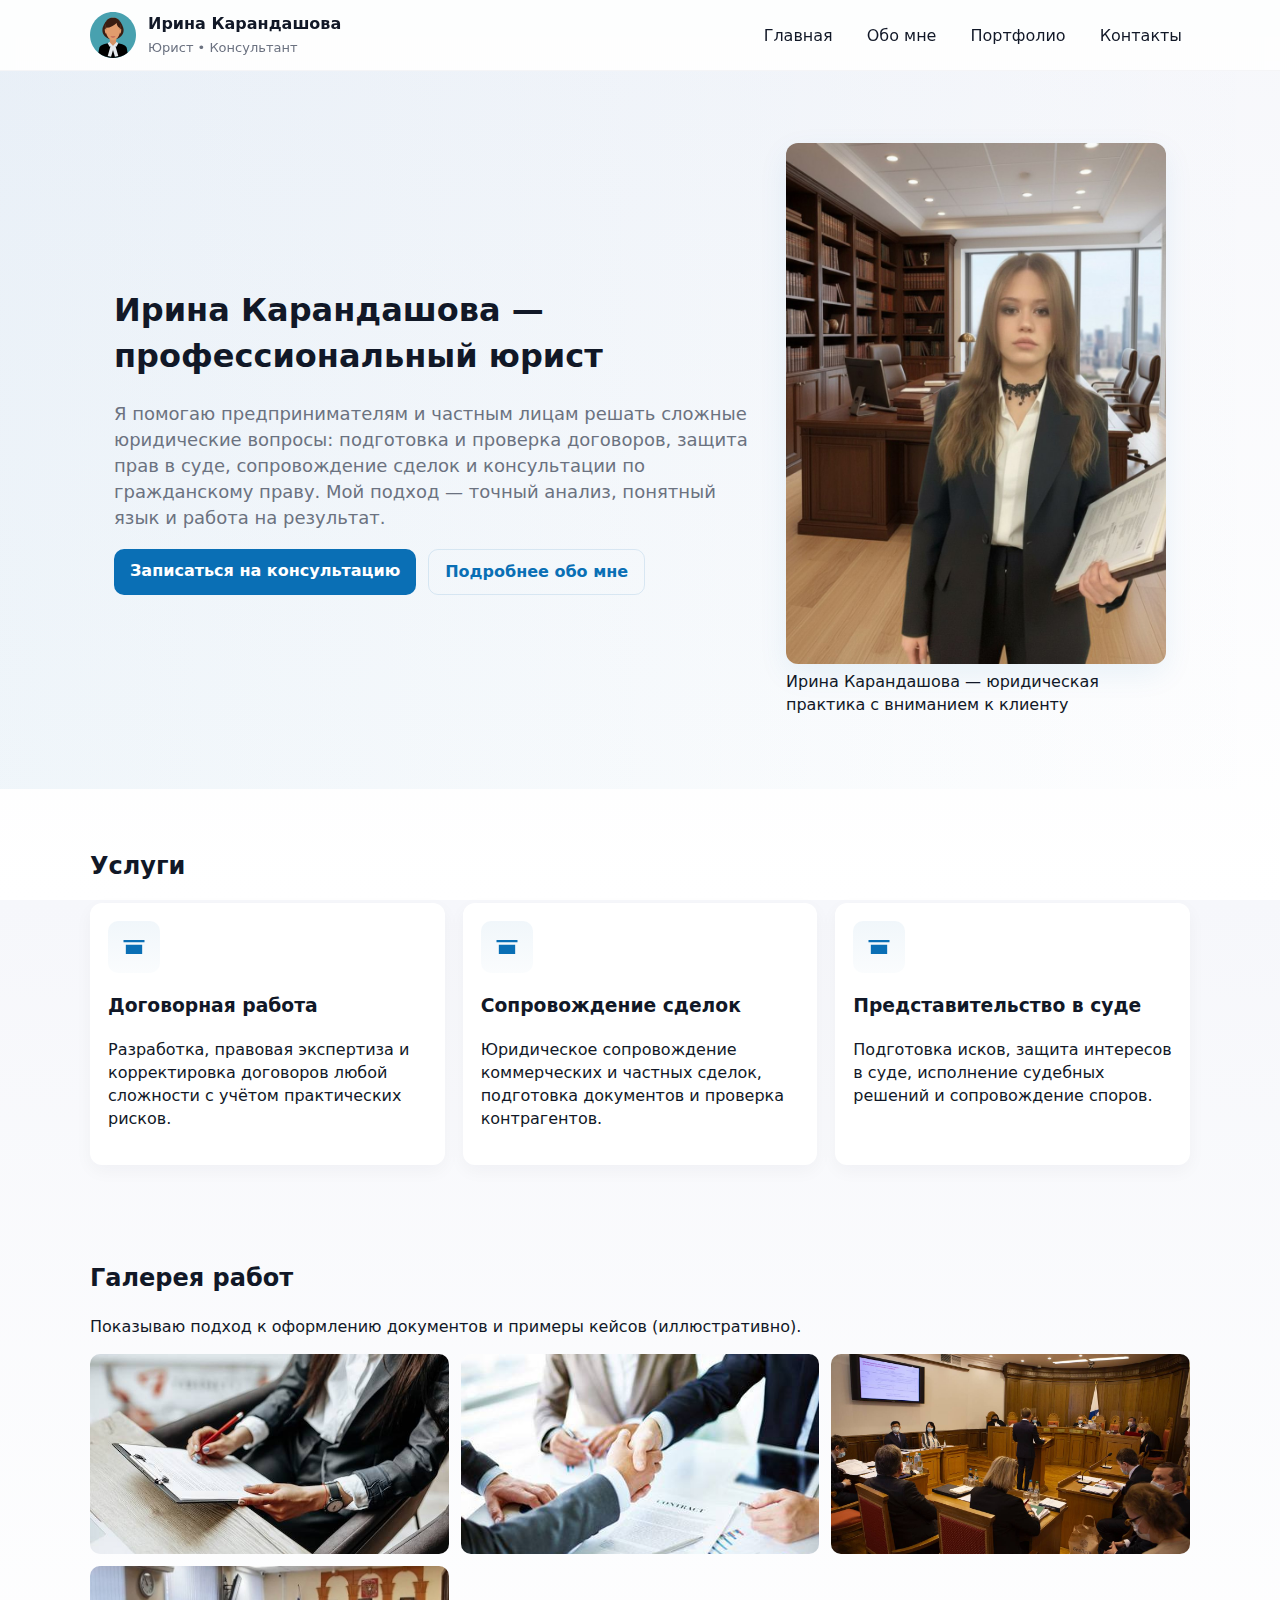
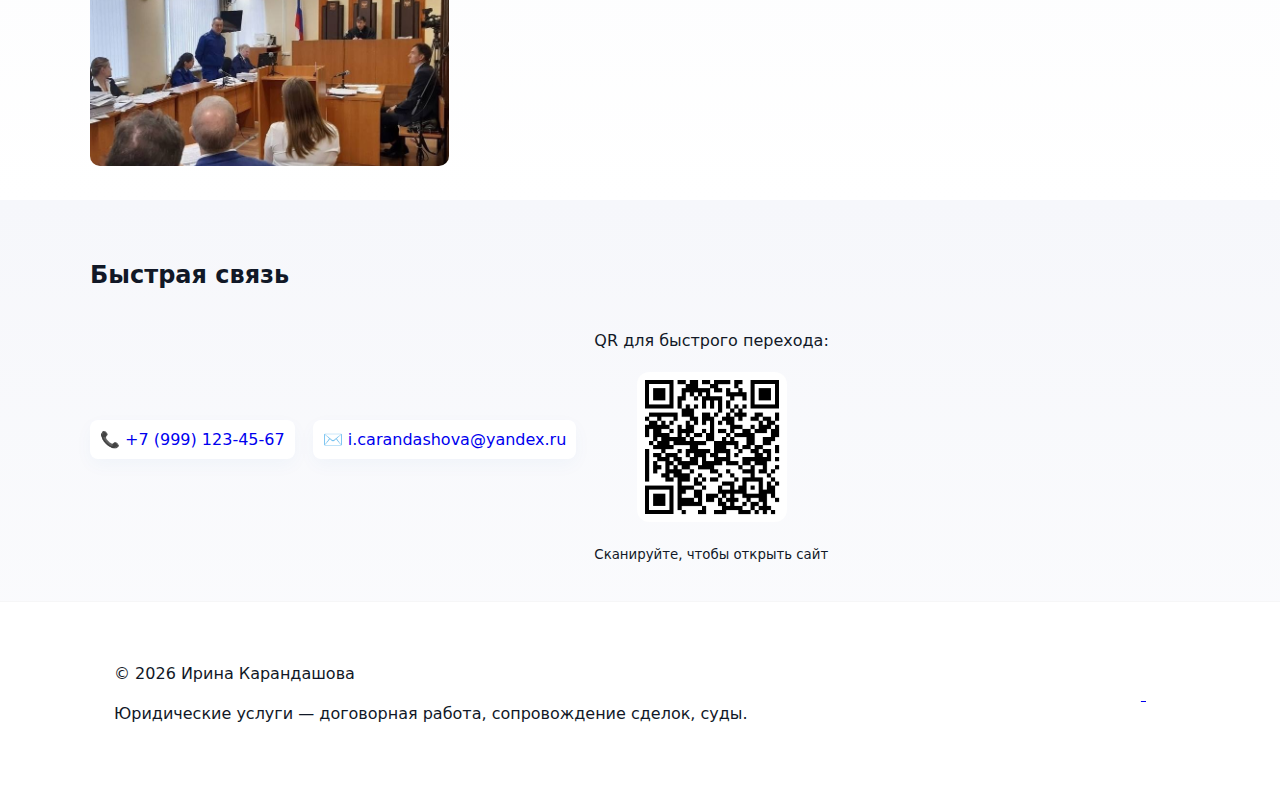
<file: index.html>
<!doctype html>
<html lang="ru">
<head>
  <meta charset="utf-8" />
  <meta name="viewport" content="width=device-width,initial-scale=1" />
  <title>Ирина Карандашова — юрист</title>
  <link rel="stylesheet" href="css/styles.css">
  <meta name="description" content="Ирина Карандашова — адвокат/юрист. Практика: гражданское право, договоры, сопровождение бизнеса.">
</head>
<body>
  <header class="site-header">
    <div class="container header-inner">
      <a class="logo" href="index.html" aria-label="Ирина Карандашова">
        <!-- адаптивный SVG-логотип -->
        <img src="assets/logo.svg" alt="Логотип Ирины Карандашовой" class="logo-img">
        <div class="logo-text">
          <span class="name">Ирина Карандашова</span>
          <span class="profession">Юрист • Консультант</span>
        </div>
      </a>

      <nav class="main-nav" role="navigation" aria-label="Главное меню">
        <a href="index.html#home">Главная</a>
        <a href="about.html">Обо мне</a>
        <a href="portfolio.html">Портфолио</a>
        <a href="contacts.html">Контакты</a>
      </nav>

      <button class="nav-toggle" aria-expanded="false" aria-label="Открыть меню">☰</button>
    </div>
  </header>

  <main>
    <section id="home" class="hero">
      <div class="container hero-grid">
        <div class="hero-text">
          <h1>Ирина Карандашова — профессиональный юрист</h1>
          <p class="lead">
            Я помогаю предпринимателям и частным лицам решать сложные юридические вопросы: подготовка и проверка договоров, защита прав в суде, сопровождение сделок и консультации по гражданскому праву. Мой подход — точный анализ, понятный язык и работа на результат.
          </p>
          <div class="hero-cta">
            <a class="btn" href="contacts.html">Записаться на консультацию</a>
            <a class="btn ghost" href="about.html">Подробнее обо мне</a>
          </div>
        </div>

        <div class="hero-photo">
          <!-- Замените на ОРИГИНАЛЬНОЕ фото -->
          <img src="assets/irina-photo.jpg" alt="Ирина Карандашова" class="portrait">
          <div class="photo-caption">Ирина Карандашова — юридическая практика с вниманием к клиенту</div>
        </div>
      </div>
    </section>

    <section class="features container" id="services">
      <h2>Услуги</h2>
      <div class="cards">
        <article class="card">
          <div class="icon-wrap">
            <!-- адаптивная SVG-иконка -->
            <img src="assets/icon-work.svg" alt="" class="icon">
          </div>
          <h3>Договорная работа</h3>
          <p>Разработка, правовая экспертиза и корректировка договоров любой сложности с учётом практических рисков.</p>
        </article>

        <article class="card">
          <div class="icon-wrap">
            <img src="assets/icon-work.svg" alt="" class="icon">
          </div>
          <h3>Сопровождение сделок</h3>
          <p>Юридическое сопровождение коммерческих и частных сделок, подготовка документов и проверка контрагентов.</p>
        </article>

        <article class="card">
          <div class="icon-wrap">
            <img src="assets/icon-work.svg" alt="" class="icon">
          </div>
          <h3>Представительство в суде</h3>
          <p>Подготовка исков, защита интересов в суде, исполнение судебных решений и сопровождение споров.</p>
        </article>
      </div>
    </section>

    <section id="gallery" class="gallery container">
      <h2>Галерея работ</h2>
      <p class="small">Показываю подход к оформлению документов и примеры кейсов (иллюстративно).</p>
      <div class="gallery-grid">
        <img src="assets/gallery1.jpg" alt="Кейс 1">
        <img src="assets/gallery2.jpg" alt="Кейс 2">
        <img src="assets/gallery3.jpg" alt="Кейс 3">
        <img src="assets/gallery4.jpg" alt="Кейс 4">
      </div>
    </section>

    <section id="quick-contact" class="container contact-quick">
      <h2>Быстрая связь</h2>
      <div class="contact-cards">
        <div>
          <a href="tel:+79991234567" class="contact-link">📞 +7 (999) 123-45-67</a>
        </div>
        <div>
          <a href="mailto:irina@example.ru" class="contact-link">✉️ i.carandashova@yandex.ru</a>
        </div>
        <div class="qr-wrap">
          <p>QR для быстрого перехода:</p>
          <!-- QR-код (замените URL на финальный адрес) -->
          <img src="assets/qr-code.png" alt="QR-код" class="qr-img">
          <small>Сканируйте, чтобы открыть сайт</small>
        </div>
      </div>
    </section>

  </main>

  <footer class="site-footer">
    <div class="container footer-grid">
      <div>
        <p>© <span id="year"></span> Ирина Карандашова</p>
        <p>Юридические услуги — договорная работа, сопровождение сделок, суды.</p>
      </div>

      <div class="socials">
        <a href="https://t.me/irina" target="_blank" rel="noopener" aria-label="Telegram">
          <!-- telegram svg -->
          <svg width="20" height="20" viewBox="0 0 24 24" aria-hidden><path d="M.."/></svg>
        </a>
        <a href="https://www.linkedin.com/in/irina" target="_blank" rel="noopener" aria-label="LinkedIn">
          <svg width="20" height="20" viewBox="0 0 24 24" aria-hidden><path d="M.."/></svg>
        </a>
      </div>
    </div>
  </footer>

  <script>
    // year in footer
    document.getElementById('year').textContent = new Date().getFullYear();

    // mobile nav toggle
    const btn = document.querySelector('.nav-toggle');
    const nav = document.querySelector('.main-nav');
    btn.addEventListener('click', () => {
      const open = btn.getAttribute('aria-expanded') === 'true';
      btn.setAttribute('aria-expanded', !open);
      nav.classList.toggle('open');
    });

    // Smooth scroll for same-page anchors (CSS also handles scroll-behavior)
    document.querySelectorAll('a[href^="#"]').forEach(a => {
      a.addEventListener('click', (e) => {
        const target = document.querySelector(a.getAttribute('href'));
        if (target) {
          e.preventDefault();
          target.scrollIntoView({behavior:'smooth', block:'start'});
        }
      });
    });
  </script>
</body>
</html>
</file>
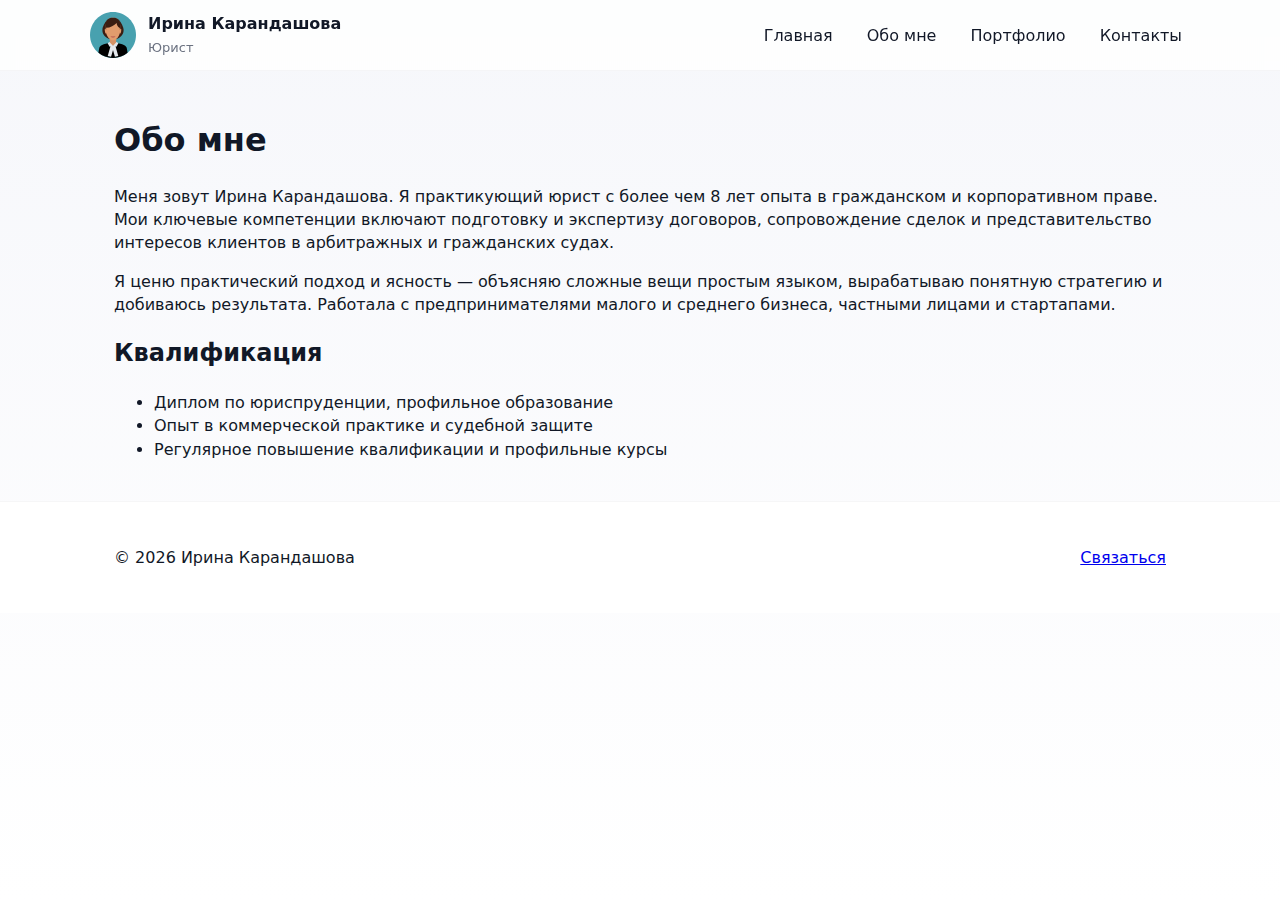
<file: about.html>
<!doctype html>
<html lang="ru">
<head>
  <meta charset="utf-8" />
  <meta name="viewport" content="width=device-width,initial-scale=1" />
  <title>Обо мне — Ирина Карандашова</title>
  <link rel="stylesheet" href="css/styles.css">
</head>
<body>
  <header class="site-header">
    <div class="container header-inner">
      <a class="logo" href="index.html">
        <img src="assets/logo.svg" alt="Логотип" class="logo-img">
        <div class="logo-text">
          <span class="name">Ирина Карандашова</span>
          <span class="profession">Юрист</span>
        </div>
      </a>

      <nav class="main-nav" role="navigation">
        <a href="index.html">Главная</a>
        <a href="about.html">Обо мне</a>
        <a href="portfolio.html">Портфолио</a>
        <a href="contacts.html">Контакты</a>
      </nav>

      <button class="nav-toggle" aria-expanded="false">☰</button>
    </div>
  </header>

  <main class="container">
    <section class="about">
      <h1>Обо мне</h1>
      <p>
        Меня зовут Ирина Карандашова. Я практикующий юрист с более чем 8 лет опыта в гражданском и корпоративном праве.
        Мои ключевые компетенции включают подготовку и экспертизу договоров, сопровождение сделок и представительство интересов клиентов в арбитражных и гражданских судах.
      </p>

      <p>
        Я ценю практический подход и ясность — объясняю сложные вещи простым языком, вырабатываю понятную стратегию и добиваюсь результата.
        Работала с предпринимателями малого и среднего бизнеса, частными лицами и стартапами.
      </p>

      <h2>Квалификация</h2>
      <ul>
        <li>Диплом по юриспруденции, профильное образование</li>
        <li>Опыт в коммерческой практике и судебной защите</li>
        <li>Регулярное повышение квалификации и профильные курсы</li>
      </ul>
    </section>
  </main>

  <footer class="site-footer">
    <div class="container footer-grid">
      <div>© <span id="year2"></span> Ирина Карандашова</div>
      <div><a href="contacts.html">Связаться</a></div>
    </div>
  </footer>

  <script>
    document.getElementById('year2').textContent = new Date().getFullYear();
    // nav toggle
    document.querySelector('.nav-toggle').addEventListener('click', e => {
      document.querySelector('.main-nav').classList.toggle('open');
    });
  </script>
</body>
</html>
</file>
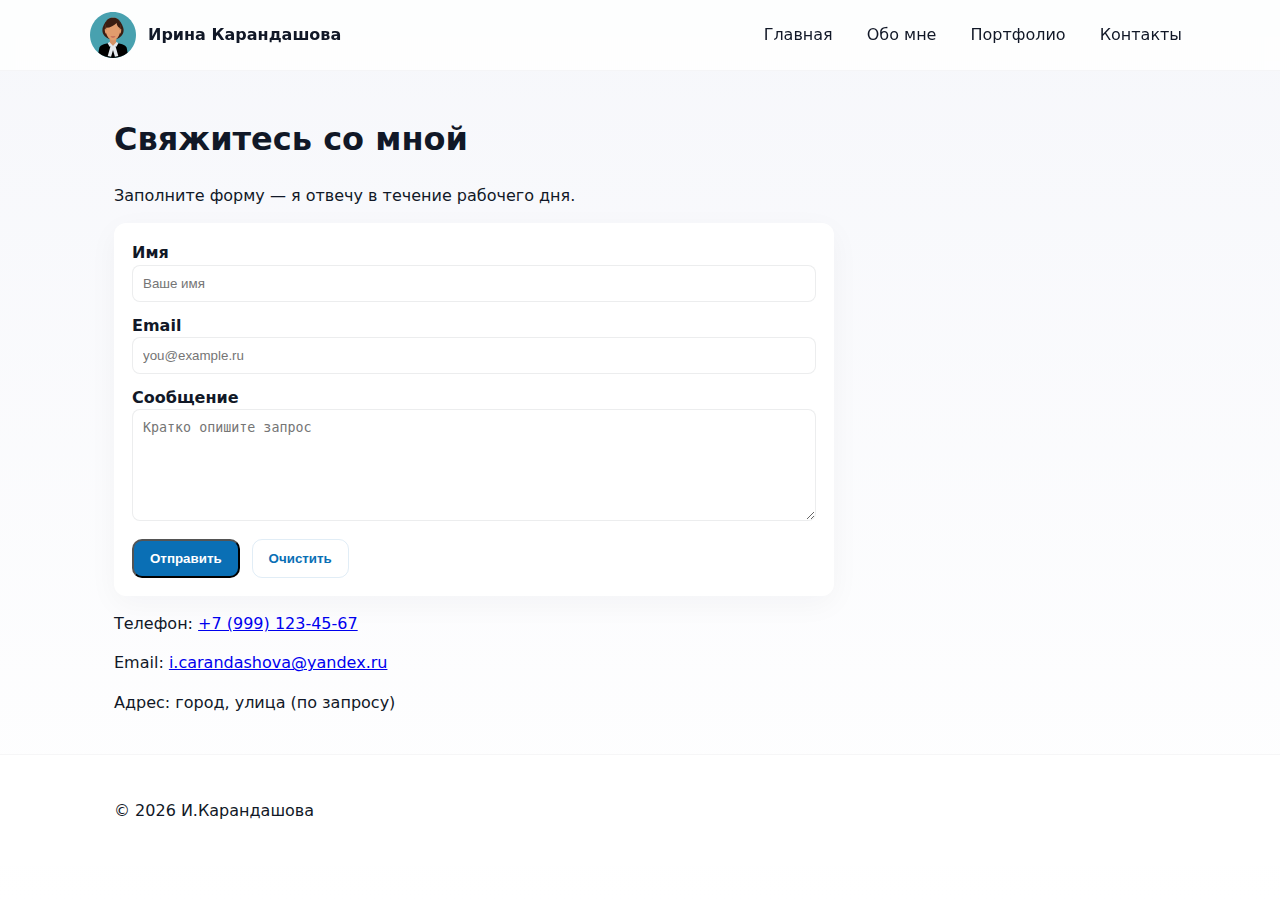
<file: contacts.html>
<!doctype html>
<html lang="ru">
<head>
  <meta charset="utf-8" />
  <meta name="viewport" content="width=device-width,initial-scale=1" />
  <title>Контакты — Ирина Карандашова</title>
  <link rel="stylesheet" href="css/styles.css">
</head>
<body>
  <header class="site-header">
    <div class="container header-inner">
      <a class="logo" href="index.html"><img src="assets/logo.svg" alt="logo" class="logo-img"><div class="logo-text"><span class="name">Ирина Карандашова</span></div></a>
      <nav class="main-nav">
        <a href="index.html">Главная</a>
        <a href="about.html">Обо мне</a>
        <a href="portfolio.html">Портфолио</a>
        <a href="contacts.html">Контакты</a>
      </nav>
      <button class="nav-toggle" aria-expanded="false">☰</button>
    </div>
  </header>

  <main class="container">
    <section class="contacts">
      <h1>Свяжитесь со мной</h1>
      <p>Заполните форму — я отвечу в течение рабочего дня.</p>

      <form id="contactForm" class="contact-form" action="mailto:irina@example.ru" method="post" enctype="text/plain" novalidate>
        <label>
          Имя
          <input type="text" name="name" required placeholder="Ваше имя">
        </label>

        <label>
          Email
          <input type="email" id="email" name="email" required placeholder="you@example.ru">
          <span class="error" id="emailError" aria-live="polite"></span>
        </label>

        <label>
          Сообщение
          <textarea name="message" rows="6" required placeholder="Кратко опишите запрос"></textarea>
        </label>

        <div class="form-actions">
          <button type="submit" class="btn">Отправить</button>
          <button type="reset" class="btn ghost">Очистить</button>
        </div>
      </form>

      <div class="contact-info">
        <p>Телефон: <a href="tel:+79991234567">+7 (999) 123-45-67</a></p>
        <p>Email: <a href="mailto:irina@example.ru">i.carandashova@yandex.ru</a></p>
        <p>Адрес: город, улица (по запросу)</p>
      </div>
    </section>
  </main>

  <footer class="site-footer">
    <div class="container footer-grid">
      <div>© <span id="year4"></span> И.Карандашова</div>
    </div>
  </footer>

  <script>
    document.getElementById('year4').textContent = new Date().getFullYear();

    const form = document.getElementById('contactForm');
    const email = document.getElementById('email');
    const emailError = document.getElementById('emailError');

    function validateEmail(value) {
      // простая проверка на наличие @ и точку после него
      return /.+@.+\..+/.test(value);
    }

    email.addEventListener('input', () => {
      if (email.value.trim() === '') {
        emailError.textContent = '';
        email.classList.remove('invalid');
        return;
      }
      if (!validateEmail(email.value)) {
        emailError.textContent = 'Введите корректный email (должен содержать "@")';
        email.classList.add('invalid');
      } else {
        emailError.textContent = '';
        email.classList.remove('invalid');
      }
    });

    form.addEventListener('submit', e => {
      if (!validateEmail(email.value)) {
        e.preventDefault();
        emailError.textContent = 'Введите корректный email перед отправкой';
        email.focus();
        return;
      }
      // Если хотите обрабатывать на сервере — замените action на серверный endpoint.
      alert('Форма отправлена (попытка открыть почтовое приложение).');
    });
  </script>
</body>
</html>
</file>
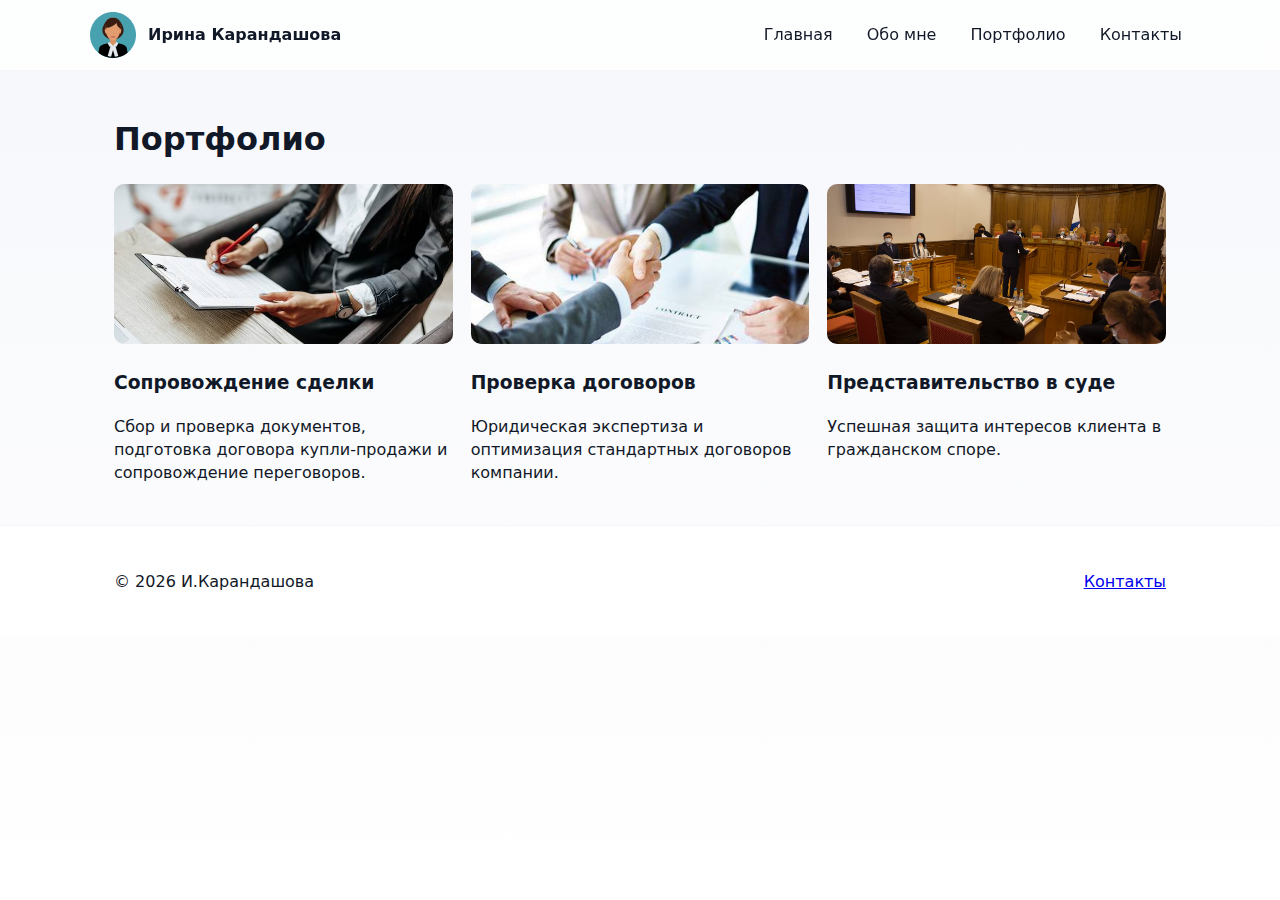
<file: portfolio.html>
<!doctype html>
<html lang="ru">
<head>
  <meta charset="utf-8" />
  <meta name="viewport" content="width=device-width,initial-scale=1" />
  <title>Портфолио — Ирина Карандашова</title>
  <link rel="stylesheet" href="css/styles.css">
</head>
<body>
  <header class="site-header">
    <div class="container header-inner">
      <a class="logo" href="index.html"><img src="assets/logo.svg" alt="logo" class="logo-img"><div class="logo-text"><span class="name">Ирина Карандашова</span></div></a>
      <nav class="main-nav">
        <a href="index.html">Главная</a>
        <a href="about.html">Обо мне</a>
        <a href="portfolio.html">Портфолио</a>
        <a href="contacts.html">Контакты</a>
      </nav>
      <button class="nav-toggle" aria-expanded="false">☰</button>
    </div>
  </header>

  <main class="container">
    <section class="portfolio">
      <h1>Портфолио</h1>
    

      <div class="portfolio-grid">
        <article class="case">
          <img src="assets/gallery1.jpg" alt="Кейс 1">
          <h3>Сопровождение сделки</h3>
          <p>Сбор и проверка документов, подготовка договора купли-продажи и сопровождение переговоров.</p>
        </article>

        <article class="case">
          <img src="assets/gallery2.jpg" alt="Кейс 2">
          <h3>Проверка договоров</h3>
          <p>Юридическая экспертиза и оптимизация стандартных договоров компании.</p>
        </article>

        <article class="case">
          <img src="assets/gallery3.jpg" alt="Кейс 3">
          <h3>Представительство в суде</h3>
          <p>Успешная защита интересов клиента в гражданском споре.</p>
        </article>
      </div>
    </section>
  </main>

  <footer class="site-footer">
    <div class="container footer-grid">
      <div>© <span id="year3"></span> И.Карандашова</div>
      <div><a href="contacts.html">Контакты</a></div>
    </div>
  </footer>

  <script>document.getElementById('year3').textContent = new Date().getFullYear();</script>
</body>
</html>
</file>
<file: css/styles.css>
:root{
  --bg:#f6f7fb;
  --card:#ffffff;
  --accent:#0a6fb5;
  --muted:#6b7280;
  --radius:14px;
  --gap:20px;
  font-family: Inter, system-ui, -apple-system, "Helvetica Neue", Arial;
  color-scheme: light;
}

*{box-sizing:border-box}
html,body{height:100%}
body{
  margin:0;
  background:linear-gradient(180deg,var(--bg),#fff);
  color:#111827;
  -webkit-font-smoothing:antialiased;
  -moz-osx-font-smoothing:grayscale;
  scroll-behavior:smooth;
  line-height:1.45;
}

.container{
  max-width:1100px;
  margin:0 auto;
  padding:24px;
}

.site-header{
  background:rgba(255,255,255,0.8);
  backdrop-filter: blur(6px);
  position:sticky;
  top:0;
  z-index:20;
  border-bottom:1px solid rgba(15,23,42,0.04);
}

.qr-img {
  width: 150px;
  height: auto;
  display: block;
  margin: 20px auto;
  border-radius: 12px;
}


.header-inner{
  display:flex;
  align-items:center;
  gap:16px;
  justify-content:space-between;
  padding:12px 0;
}

.logo{display:flex;align-items:center;gap:12px;text-decoration:none;color:inherit}
.logo-img{width:46px;height:46px}
.logo-text .name{font-weight:700;display:block}
.logo-text .profession{font-size:13px;color:var(--muted)}

.main-nav{display:flex;gap:18px;align-items:center}
.main-nav a{color:inherit;text-decoration:none;padding:8px;border-radius:8px;font-weight:500}
.main-nav a:hover{background:rgba(10,111,181,0.08)}

.nav-toggle{display:none;background:none;border:0;font-size:20px;padding:8px}

.hero{
  padding:48px 0;
  background:linear-gradient(90deg, rgba(10,111,181,0.06), rgba(255,255,255,0));
}
.hero-grid{
  display:grid;
  grid-template-columns:1fr 380px;
  gap:32px;
  align-items:center;
}

.lead{color:var(--muted);font-size:18px}
.hero-photo .portrait{
  width:100%;
  height:auto;
  border-radius:12px;
  box-shadow: 0 10px 30px rgba(10,111,181,0.08);
}

.btn{display:inline-block;padding:10px 16px;border-radius:10px;background:var(--accent);color:#fff;text-decoration:none;font-weight:600}
.btn.ghost{background:transparent;color:var(--accent);border:1px solid rgba(10,111,181,0.12)}
.hero-cta{margin-top:16px;display:flex;gap:12px;flex-wrap:wrap}

.features{padding:40px 0}
.cards{display:grid;grid-template-columns:repeat(3,1fr);gap:18px;margin-top:16px}
.card{background:var(--card);padding:18px;border-radius:12px;box-shadow:0 6px 18px rgba(12,38,63,0.04)}
.icon-wrap{width:52px;height:52px;border-radius:10px;background:linear-gradient(180deg,rgba(10,111,181,0.06),rgba(10,111,181,0.02));display:flex;align-items:center;justify-content:center;margin-bottom:12px}
.icon{width:28px;height:28px}

.gallery{padding:36px 0}
.gallery-grid{display:grid;grid-template-columns:repeat(3,1fr);gap:12px}
.gallery-grid img{width:100%;height:200px;object-fit:cover;border-radius:10px}

.contact-quick{padding:36px 0}
.contact-cards{display:flex;gap:18px;align-items:center;flex-wrap:wrap}
.contact-link{display:inline-block;text-decoration:none;padding:8px 10px;border-radius:8px;background:var(--card);box-shadow:0 6px 18px rgba(10,111,181,0.04)}

.qr{width:120px;height:120px;border-radius:8px;border:1px solid rgba(0,0,0,0.05)}

.site-footer{padding:20px 0;background:#fff;border-top:1px solid rgba(15,23,42,0.04)}
.footer-grid{display:flex;justify-content:space-between;align-items:center;gap:12px}

/* portfolio */
.portfolio-grid{display:grid;grid-template-columns:repeat(3,1fr);gap:18px;margin-top:18px}
.case img{width:100%;height:160px;object-fit:cover;border-radius:10px}

/* contacts form */
.contact-form{max-width:720px;background:var(--card);padding:18px;border-radius:12px;box-shadow:0 8px 30px rgba(12,38,63,0.04)}
.contact-form label{display:block;margin-bottom:12px;font-weight:600}
.contact-form input,
.contact-form textarea{width:100%;padding:10px;border-radius:8px;border:1px solid rgba(15,23,42,0.08);outline:none}
.form-actions{display:flex;gap:12px;margin-top:10px}
.error{color:#b91c1c;font-size:13px}

/* responsive */
@media (max-width:900px){
  .hero-grid{grid-template-columns:1fr; padding-bottom:8px}
  .cards{grid-template-columns:1fr}
  .portfolio-grid{grid-template-columns:1fr 1fr}
  .gallery-grid{grid-template-columns:1fr 1fr}
}

@media (max-width:600px){
  .main-nav{position:fixed;right:12px;top:64px;background:var(--card);padding:12px;border-radius:10px;flex-direction:column;display:none;box-shadow:0 10px 30px rgba(12,38,63,0.08)}
  .main-nav.open{display:flex}
  .nav-toggle{display:block}
  .header-inner{align-items:center}
  .portfolio-grid{grid-template-columns:1fr}
  .gallery-grid{grid-template-columns:1fr}
}
</file>
